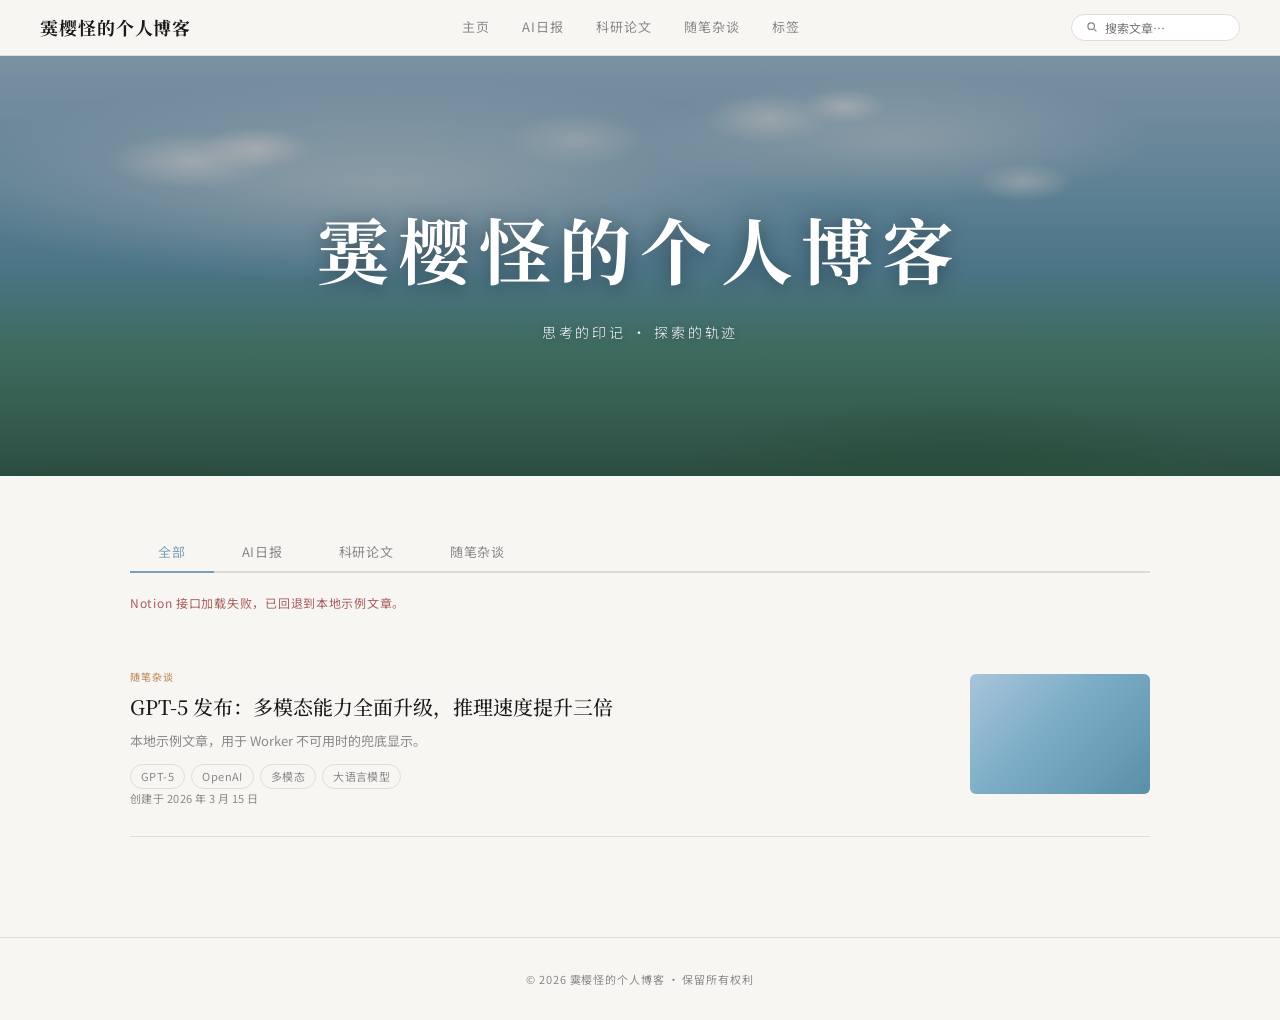
<file: index.html>
<!DOCTYPE html>
<html lang="zh-CN">
  <head>
    <meta charset="UTF-8" />
    <meta name="viewport" content="width=device-width, initial-scale=1.0" />
    <title>霙樱怪的个人博客</title>
    <link rel="preconnect" href="https://fonts.googleapis.com" />
    <link rel="preconnect" href="https://fonts.gstatic.com" crossorigin />
    <link
      href="https://fonts.googleapis.com/css2?family=Noto+Serif+SC:wght@300;400;500;700&family=Noto+Sans+SC:wght@300;400;500&family=Playfair+Display:ital,wght@0,700;1,400&display=swap"
      rel="stylesheet"
    />
    <link rel="stylesheet" href="./styles.css" />
  </head>
  <body data-page="home">
    <nav>
      <a class="nav-logo" href="#" data-nav-home>霙樱怪的个人博客</a>
      <div class="nav-links">
        <a href="#" data-nav-link="all">主页</a>
        <a href="#" data-nav-link="ai">AI日报</a>
        <a href="#" data-nav-link="paper">科研论文</a>
        <a href="#" data-nav-link="essay">随笔杂谈</a>
        <a href="./tags.html">标签</a>
      </div>
      <form class="nav-search" data-search-form>
        <svg viewBox="0 0 20 20" fill="none" stroke="currentColor" stroke-width="2">
          <circle cx="8" cy="8" r="5"></circle>
          <path d="M13 13l3 3"></path>
        </svg>
        <input type="text" placeholder="搜索文章…" data-search-input />
      </form>
    </nav>

    <div id="page-home" class="page active">
      <div class="hero">
        <div class="hero-art"></div>
        <div class="hero-overlay"></div>
        <div class="hero-content">
          <div class="hero-title">霙樱怪的个人博客</div>
          <div class="hero-subtitle">思考的印记 · 探索的轨迹</div>
        </div>
      </div>

      <main class="main">
        <div class="category-tabs">
          <button class="tab-btn active" data-tab-btn="all">全部</button>
          <button class="tab-btn" data-tab-btn="ai">AI日报</button>
          <button class="tab-btn" data-tab-btn="paper">科研论文</button>
          <button class="tab-btn" data-tab-btn="essay">随笔杂谈</button>
        </div>

        <div class="status-bar" data-status></div>
        <div class="post-list" id="post-list"></div>
      </main>
    </div>

    <footer class="footer">© 2026 霙樱怪的个人博客 · 保留所有权利</footer>

    <script src="./site.config.js"></script>
    <script src="./app.js"></script>
  </body>
</html>
</file>
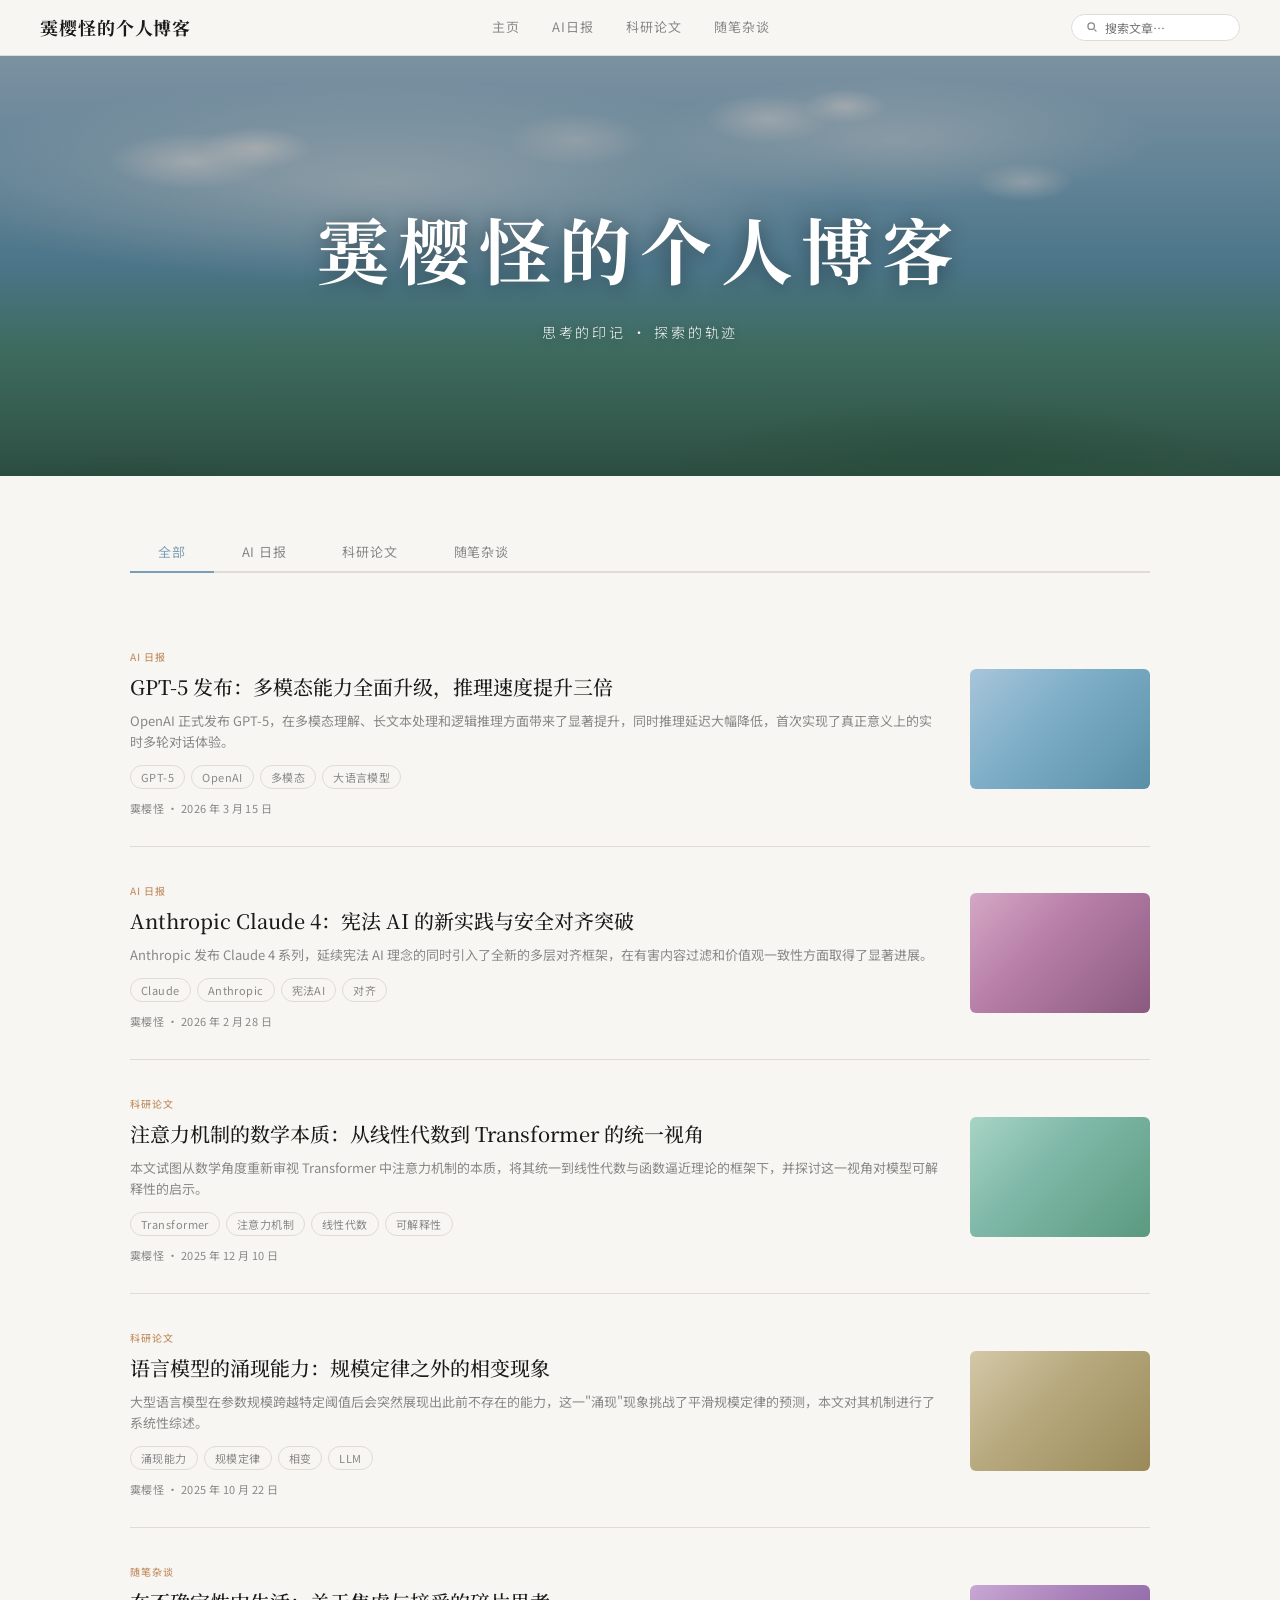
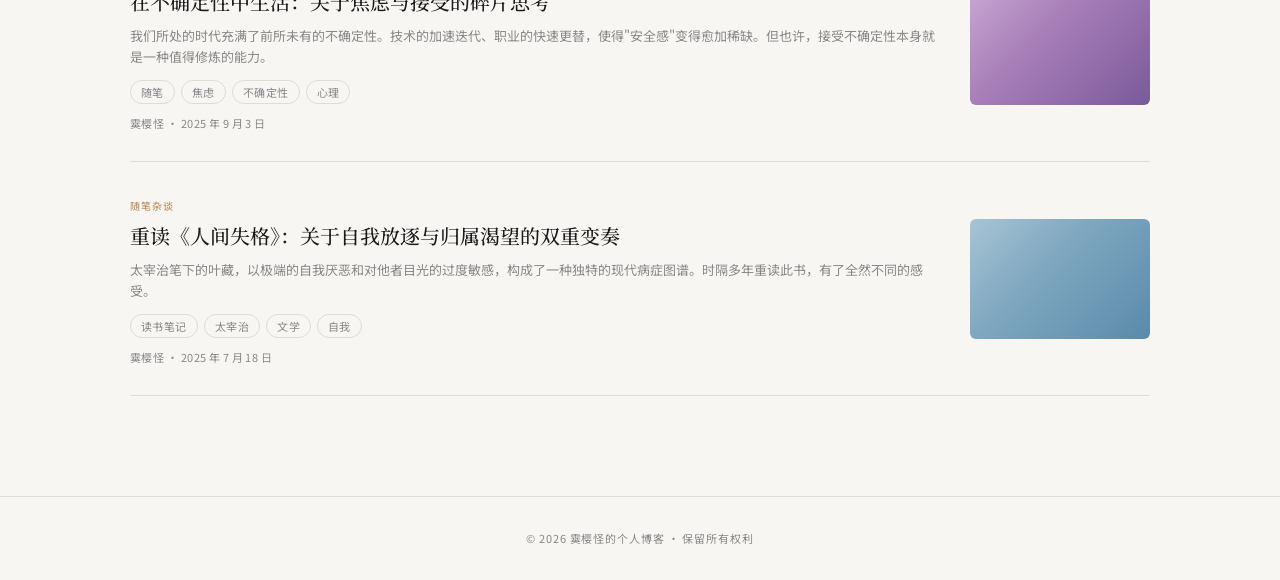
<file: blog.html>
<!DOCTYPE html>
<html lang="zh-CN">
<head>
<meta charset="UTF-8">
<meta name="viewport" content="width=device-width, initial-scale=1.0">
<title>霙樱怪的个人博客</title>
<link rel="preconnect" href="https://fonts.googleapis.com">
<link href="https://fonts.googleapis.com/css2?family=Noto+Serif+SC:wght@300;400;500;700&family=Noto+Sans+SC:wght@300;400;500&family=Playfair+Display:ital,wght@0,700;1,400&display=swap" rel="stylesheet">
<style>
  :root {
    --bg: #f8f6f2;
    --text: #1a1a1a;
    --text-muted: #888;
    --accent: #7a9eb5;
    --accent-warm: #c4956a;
    --accent-soft: #a8c4b8;
    --border: #e0dbd3;
    --card-bg: #ffffff;
    --hero-overlay: rgba(10,20,30,0.35);
    --nav-bg: rgba(248,246,242,0.92);
  }

  * { margin: 0; padding: 0; box-sizing: border-box; }

  body {
    font-family: 'Noto Sans SC', sans-serif;
    background: var(--bg);
    color: var(--text);
    line-height: 1.7;
  }

  /* ─── NAV ─── */
  nav {
    position: fixed; top: 0; left: 0; right: 0; z-index: 100;
    background: var(--nav-bg);
    backdrop-filter: blur(12px);
    border-bottom: 1px solid var(--border);
    display: flex; align-items: center; justify-content: space-between;
    padding: 0 40px; height: 56px;
  }
  .nav-logo {
    font-family: 'Noto Serif SC', serif;
    font-size: 18px; font-weight: 700;
    color: var(--text); text-decoration: none;
    letter-spacing: 0.05em;
  }
  .nav-links { display: flex; gap: 32px; }
  .nav-links a {
    font-size: 13px; color: var(--text-muted);
    text-decoration: none; letter-spacing: 0.08em;
    transition: color 0.2s;
  }
  .nav-links a:hover { color: var(--accent); }
  .nav-search {
    display: flex; align-items: center;
    border: 1px solid var(--border); border-radius: 20px;
    padding: 4px 14px; gap: 6px; background: white;
  }
  .nav-search input {
    border: none; outline: none; background: transparent;
    font-size: 12px; width: 120px; font-family: inherit;
    color: var(--text);
  }
  .nav-search svg { width: 13px; height: 13px; color: var(--text-muted); flex-shrink: 0; }

  /* ─── HERO ─── */
  .hero {
    position: relative; height: 420px; overflow: hidden;
    margin-top: 56px;
  }
  .hero-bg {
    width: 100%; height: 100%; object-fit: cover;
    background: linear-gradient(135deg, #a8c5da 0%, #7fafc8 20%, #5d9ab5 40%, #8bb8a8 60%, #6ea891 80%, #4a8a70 100%);
    display: flex; align-items: flex-end; justify-content: center;
  }
  /* Anime-style illustrated sky using CSS */
  .hero-art {
    position: absolute; inset: 0;
    background:
      radial-gradient(ellipse 60% 40% at 30% 30%, rgba(255,255,255,0.6) 0%, transparent 60%),
      radial-gradient(ellipse 40% 30% at 70% 20%, rgba(255,255,255,0.5) 0%, transparent 50%),
      linear-gradient(180deg, #b8d4e8 0%, #8fbdd6 30%, #6fa8c2 50%, #5a9980 70%, #4a7d65 90%, #3d6b54 100%);
  }
  /* Clouds */
  .hero-art::before {
    content: '';
    position: absolute; inset: 0;
    background:
      radial-gradient(ellipse 120px 40px at 15% 25%, rgba(255,255,255,0.8) 0%, transparent 70%),
      radial-gradient(ellipse 80px 30px at 20% 22%, rgba(255,255,255,0.9) 0%, transparent 70%),
      radial-gradient(ellipse 90px 35px at 60% 15%, rgba(255,255,255,0.7) 0%, transparent 70%),
      radial-gradient(ellipse 60px 25px at 66% 12%, rgba(255,255,255,0.8) 0%, transparent 70%),
      radial-gradient(ellipse 70px 28px at 80% 30%, rgba(255,255,255,0.6) 0%, transparent 70%),
      radial-gradient(ellipse 100px 38px at 45% 20%, rgba(255,255,255,0.5) 0%, transparent 70%);
  }
  /* Silhouette */
  .hero-art::after {
    content: '';
    position: absolute; bottom: 0; left: 0; right: 0; height: 50%;
    background:
      radial-gradient(ellipse 40% 80% at 75% 110%, #3a6b4a 0%, transparent 60%),
      radial-gradient(ellipse 30% 60% at 85% 120%, #4a7d5a 0%, transparent 60%),
      radial-gradient(ellipse 25% 50% at 10% 120%, #355f40 0%, transparent 55%);
  }
  .hero-overlay {
    position: absolute; inset: 0;
    background: var(--hero-overlay);
  }
  .hero-content {
    position: absolute; inset: 0;
    display: flex; flex-direction: column;
    align-items: center; justify-content: center;
    text-align: center; color: white;
  }
  .hero-title {
    font-family: 'Noto Serif SC', serif;
    font-size: clamp(36px, 6vw, 72px);
    font-weight: 700; letter-spacing: 0.12em;
    text-shadow: 0 2px 20px rgba(0,0,0,0.4);
    animation: fadeUp 0.8s ease both;
  }
  .hero-subtitle {
    margin-top: 12px;
    font-size: 14px; font-weight: 300;
    letter-spacing: 0.2em; opacity: 0.85;
    text-shadow: 0 1px 10px rgba(0,0,0,0.3);
    animation: fadeUp 0.8s 0.15s ease both;
  }
  @keyframes fadeUp {
    from { opacity: 0; transform: translateY(16px); }
    to { opacity: 1; transform: translateY(0); }
  }

  /* ─── MAIN LAYOUT ─── */
  .main { max-width: 1100px; margin: 0 auto; padding: 56px 40px 100px; }

  /* ─── CATEGORY TABS ─── */
  .category-tabs {
    display: flex; gap: 0; margin-bottom: 40px;
    border-bottom: 2px solid var(--border);
  }
  .tab-btn {
    padding: 10px 28px; font-size: 13px; font-family: inherit;
    background: none; border: none; cursor: pointer;
    color: var(--text-muted); letter-spacing: 0.06em;
    position: relative; transition: color 0.2s;
  }
  .tab-btn::after {
    content: ''; position: absolute;
    bottom: -2px; left: 0; right: 0; height: 2px;
    background: var(--accent); transform: scaleX(0);
    transition: transform 0.25s ease;
  }
  .tab-btn.active { color: var(--accent); }
  .tab-btn.active::after { transform: scaleX(1); }
  .tab-btn:hover { color: var(--text); }

  /* ─── POST LIST ─── */
  .post-list { display: flex; flex-direction: column; gap: 0; }
  .post-item {
    display: flex; align-items: center; gap: 32px;
    padding: 28px 0; border-bottom: 1px solid var(--border);
    text-decoration: none; color: inherit;
    transition: background 0.2s;
    cursor: pointer;
    animation: fadeIn 0.5s ease both;
  }
  .post-item:hover .post-title { color: var(--accent); }
  .post-item:hover .post-cover { transform: scale(1.03); }
  @keyframes fadeIn {
    from { opacity: 0; transform: translateY(10px); }
    to { opacity: 1; transform: translateY(0); }
  }
  .post-info { flex: 1; min-width: 0; }
  .post-category-tag {
    display: inline-block;
    font-size: 10px; letter-spacing: 0.1em;
    color: var(--accent-warm); font-weight: 500;
    margin-bottom: 8px;
    text-transform: uppercase;
  }
  .post-title {
    font-family: 'Noto Serif SC', serif;
    font-size: 20px; font-weight: 500;
    line-height: 1.4; margin-bottom: 10px;
    transition: color 0.2s;
  }
  .post-excerpt {
    font-size: 13px; color: var(--text-muted);
    line-height: 1.6; margin-bottom: 12px;
    display: -webkit-box; -webkit-line-clamp: 2;
    -webkit-box-orient: vertical; overflow: hidden;
  }
  .post-tags { display: flex; flex-wrap: wrap; gap: 6px; margin-bottom: 10px; }
  .post-tag {
    font-size: 11px; padding: 2px 10px;
    border: 1px solid var(--border);
    border-radius: 20px; color: var(--text-muted);
    letter-spacing: 0.04em;
  }
  .post-meta { font-size: 11px; color: var(--text-muted); letter-spacing: 0.04em; }
  .post-cover-wrap {
    width: 180px; height: 120px; flex-shrink: 0;
    border-radius: 6px; overflow: hidden;
    background: var(--border);
  }
  .post-cover {
    width: 100%; height: 100%;
    object-fit: cover; display: block;
    transition: transform 0.4s ease;
  }
  /* Placeholder covers using gradients */
  .cover-1 { background: linear-gradient(135deg, #a8c5da, #7fafc8 40%, #5a8fa8); }
  .cover-2 { background: linear-gradient(135deg, #d4a8c5, #b87fa8 40%, #8a5a7f); }
  .cover-3 { background: linear-gradient(135deg, #a8d4c5, #7fb8a8 40%, #5a9a80); }
  .cover-4 { background: linear-gradient(135deg, #d4c8a8, #b8aa7f 40%, #9a8a5a); }
  .cover-5 { background: linear-gradient(135deg, #c8a8d4, #a87fb8 40%, #7a5a9a); }
  .cover-6 { background: linear-gradient(135deg, #a8c4d4, #7fa8c0 40%, #5a8aaa); }

  /* ─── ARTICLE PAGE ─── */
  .article-page { display: none; }

  .article-hero {
    position: relative; height: 500px; overflow: hidden;
    margin-top: 56px;
  }
  .article-hero-art {
    position: absolute; inset: 0;
    background: linear-gradient(180deg, #9ac3db 0%, #6fa8c0 35%, #5a9980 60%, #4a7d65 85%, #3d6b54 100%);
  }
  .article-hero-art::before {
    content: '';
    position: absolute; inset: 0;
    background:
      radial-gradient(ellipse 150px 50px at 10% 30%, rgba(255,255,255,0.75) 0%, transparent 70%),
      radial-gradient(ellipse 100px 38px at 16% 26%, rgba(255,255,255,0.85) 0%, transparent 70%),
      radial-gradient(ellipse 80px 32px at 55% 18%, rgba(255,255,255,0.65) 0%, transparent 70%),
      radial-gradient(ellipse 120px 45px at 70% 12%, rgba(255,255,255,0.7) 0%, transparent 70%),
      radial-gradient(ellipse 60px 25px at 85% 28%, rgba(255,255,255,0.6) 0%, transparent 70%);
  }
  .article-hero-art::after {
    content: '';
    position: absolute; bottom: 0; left: 0; right: 0; height: 55%;
    background:
      radial-gradient(ellipse 35% 70% at 72% 115%, #3a6b4a 0%, transparent 55%),
      radial-gradient(ellipse 28% 55% at 88% 120%, #4a7d5a 0%, transparent 55%),
      radial-gradient(ellipse 22% 45% at 8% 120%, #355f40 0%, transparent 50%);
  }
  .article-hero-overlay {
    position: absolute; inset: 0;
    background: linear-gradient(to bottom, rgba(10,20,30,0.2) 0%, rgba(10,20,30,0.55) 100%);
  }
  .article-hero-content {
    position: absolute; inset: 0;
    display: flex; flex-direction: column;
    align-items: flex-start; justify-content: flex-end;
    padding: 48px 80px 56px;
    color: white; max-width: 900px;
  }
  .article-hero-tags { display: flex; gap: 8px; margin-bottom: 20px; flex-wrap: wrap; }
  .article-hero-tag {
    font-size: 11px; padding: 3px 12px;
    border: 1px solid rgba(255,255,255,0.6);
    border-radius: 20px; letter-spacing: 0.06em;
    backdrop-filter: blur(4px);
    background: rgba(255,255,255,0.1);
  }
  .article-hero-title {
    font-family: 'Noto Serif SC', serif;
    font-size: clamp(24px, 4vw, 40px);
    font-weight: 700; line-height: 1.3;
    text-shadow: 0 2px 20px rgba(0,0,0,0.4);
    margin-bottom: 14px;
  }
  .article-hero-subtitle {
    font-size: 14px; font-weight: 300;
    opacity: 0.8; letter-spacing: 0.04em;
    text-shadow: 0 1px 10px rgba(0,0,0,0.3);
    margin-bottom: 16px;
  }
  .article-hero-meta {
    font-size: 12px; opacity: 0.7;
    letter-spacing: 0.06em; display: flex; align-items: center; gap: 6px;
  }

  /* ─── ARTICLE BODY ─── */
  .article-body {
    max-width: 1100px; margin: 0 auto;
    padding: 56px 40px 100px;
    display: grid;
    grid-template-columns: 1fr 240px;
    gap: 64px; align-items: start;
  }
  .article-content { min-width: 0; }
  .article-ai-note {
    text-align: center; font-size: 12px;
    color: var(--text-muted); letter-spacing: 0.06em;
    margin-bottom: 40px; padding-bottom: 24px;
    border-bottom: 1px solid var(--border);
  }
  .article-section-title {
    font-family: 'Noto Serif SC', serif;
    font-size: 22px; font-weight: 500;
    margin: 40px 0 16px;
    display: flex; align-items: center; gap: 12px;
  }
  .article-section-title .num {
    font-size: 13px; color: var(--accent); letter-spacing: 0.08em;
  }
  .article-p {
    font-size: 15px; line-height: 1.9;
    color: #2a2a2a; margin-bottom: 18px;
    text-align: justify;
  }
  .article-blockquote {
    margin: 24px 0; padding: 16px 24px;
    border-left: 3px solid var(--accent);
    background: rgba(122,158,181,0.06);
    font-style: italic; font-size: 14px;
    color: var(--text-muted); line-height: 1.8;
  }

  /* ─── SIDEBAR / CATALOG ─── */
  .article-sidebar { position: sticky; top: 80px; }
  .catalog-title {
    font-size: 11px; letter-spacing: 0.15em; color: var(--text-muted);
    text-transform: uppercase; margin-bottom: 16px;
    padding-bottom: 8px; border-bottom: 1px solid var(--border);
  }
  .catalog-list { list-style: none; }
  .catalog-item {
    font-size: 12px; color: var(--text-muted);
    padding: 5px 0; cursor: pointer;
    border-left: 2px solid transparent;
    padding-left: 10px;
    transition: all 0.2s; letter-spacing: 0.03em;
    white-space: nowrap; overflow: hidden; text-overflow: ellipsis;
  }
  .catalog-item:hover, .catalog-item.active {
    color: var(--accent);
    border-left-color: var(--accent);
  }
  .catalog-item.sub { padding-left: 22px; font-size: 11px; }

  /* ─── BACK BUTTON ─── */
  .back-btn {
    display: inline-flex; align-items: center; gap: 6px;
    font-size: 12px; color: var(--text-muted);
    background: none; border: none; cursor: pointer;
    font-family: inherit; letter-spacing: 0.06em;
    padding: 8px 0; margin-bottom: 8px;
    transition: color 0.2s;
  }
  .back-btn:hover { color: var(--accent); }

  /* ─── HIDDEN PAGES ─── */
  .page { display: none; }
  .page.active { display: block; }

  /* ─── FOOTER ─── */
  .footer {
    text-align: center; padding: 32px;
    font-size: 11px; color: var(--text-muted);
    letter-spacing: 0.08em;
    border-top: 1px solid var(--border);
  }
</style>
</head>
<body>

<!-- ─── NAV ─── -->
<nav>
  <a class="nav-logo" href="#" onclick="showPage('home')">霙樱怪的个人博客</a>
  <div class="nav-links">
    <a href="#" onclick="showPage('home');filterTab('all')">主页</a>
    <a href="#" onclick="showPage('home');filterTab('ai')">AI日报</a>
    <a href="#" onclick="showPage('home');filterTab('paper')">科研论文</a>
    <a href="#" onclick="showPage('home');filterTab('essay')">随笔杂谈</a>
  </div>
  <div class="nav-search">
    <svg viewBox="0 0 20 20" fill="none" stroke="currentColor" stroke-width="2">
      <circle cx="8" cy="8" r="5"/><path d="M13 13l3 3"/>
    </svg>
    <input type="text" placeholder="搜索文章…">
  </div>
</nav>

<!-- ═══════════════════════════════════════ HOME PAGE ═══════════════════════════════════════ -->
<div id="page-home" class="page active">

  <div class="hero">
    <div class="hero-art"></div>
    <div class="hero-overlay"></div>
    <div class="hero-content">
      <div class="hero-title">霙樱怪的个人博客</div>
      <div class="hero-subtitle">思考的印记 · 探索的轨迹</div>
    </div>
  </div>

  <div class="main">
    <div class="category-tabs">
      <button class="tab-btn active" onclick="filterTab('all')">全部</button>
      <button class="tab-btn" onclick="filterTab('ai')">AI 日报</button>
      <button class="tab-btn" onclick="filterTab('paper')">科研论文</button>
      <button class="tab-btn" onclick="filterTab('essay')">随笔杂谈</button>
    </div>

    <div class="post-list" id="post-list"></div>
  </div>

</div>

<!-- ═══════════════════════════════════════ ARTICLE PAGE ═══════════════════════════════════════ -->
<div id="page-article" class="page">

  <div class="article-hero">
    <div class="article-hero-art"></div>
    <div class="article-hero-overlay"></div>
    <div class="article-hero-content" id="article-hero-content">
      <!-- populated by JS -->
    </div>
  </div>

  <div class="article-body">
    <div class="article-content" id="article-content">
      <!-- populated by JS -->
    </div>
    <aside class="article-sidebar">
      <div class="catalog-title">— CATALOG</div>
      <ul class="catalog-list" id="catalog-list"></ul>
    </aside>
  </div>

</div>

<footer class="footer">© 2026 霙樱怪的个人博客 · 保留所有权利</footer>

<script>
// ─── DATA ───
const posts = [
  {
    id: 1, cat: 'ai',
    catLabel: 'AI 日报',
    title: 'GPT-5 发布：多模态能力全面升级，推理速度提升三倍',
    excerpt: 'OpenAI 正式发布 GPT-5，在多模态理解、长文本处理和逻辑推理方面带来了显著提升，同时推理延迟大幅降低，首次实现了真正意义上的实时多轮对话体验。',
    tags: ['GPT-5', 'OpenAI', '多模态', '大语言模型'],
    date: '2026 年 3 月 15 日',
    author: '霙樱怪',
    cover: 'cover-1',
    sections: [
      { title: '一、发布背景', sub: [] },
      { title: '二、核心能力更新', sub: ['多模态理解', '长文本处理', '推理速度'] },
      { title: '三、行业影响分析', sub: [] },
      { title: '四、竞品对比', sub: [] },
      { title: '五、结语与展望', sub: [] },
    ],
    content: [
      { type: 'section', text: '一、发布背景' },
      { type: 'p', text: '2026年3月，OpenAI 在旧金山举行的开发者大会上正式发布了备受期待的 GPT-5 模型。与前代相比，GPT-5 不仅在参数规模上实现了飞跃，更重要的是在训练方式和架构设计上进行了根本性的革新。' },
      { type: 'p', text: '本次发布距离 GPT-4 已过去近三年，OpenAI 在这期间积累了大量的用户反馈与研究成果，使得 GPT-5 在实际应用场景中的表现远超以往任何版本。' },
      { type: 'section', text: '二、核心能力更新' },
      { type: 'p', text: '在多模态理解方面，GPT-5 引入了全新的视觉-语言对齐机制，能够理解包括图像、视频帧、音频转录在内的多种媒体类型。在标准测试集上，其视觉问答准确率较 GPT-4V 提升了约 23 个百分点。' },
      { type: 'quote', text: '「GPT-5 代表了我们在通向通用人工智能道路上的重要里程碑，但我们仍处于旅程的早期阶段。」— Sam Altman' },
      { type: 'p', text: '推理速度方面，得益于全新的 MoE（混合专家）架构和硬件协同优化，GPT-5 的首字节响应时间平均降低至 180ms，较 GPT-4 Turbo 提升约三倍，实现了更接近自然对话的实时交互体验。' },
      { type: 'section', text: '三、行业影响分析' },
      { type: 'p', text: 'GPT-5 的发布在业界引发了广泛讨论。一方面，其强大的代码生成能力使得编程辅助场景进一步成熟；另一方面，在教育、医疗、法律等专业领域，GPT-5 的表现开始触及真正意义上的专家水准，引发了关于职业替代的新一轮讨论。' },
    ]
  },
  {
    id: 2, cat: 'ai',
    catLabel: 'AI 日报',
    title: 'Anthropic Claude 4：宪法 AI 的新实践与安全对齐突破',
    excerpt: 'Anthropic 发布 Claude 4 系列，延续宪法 AI 理念的同时引入了全新的多层对齐框架，在有害内容过滤和价值观一致性方面取得了显著进展。',
    tags: ['Claude', 'Anthropic', '宪法AI', '对齐'],
    date: '2026 年 2 月 28 日',
    author: '霙樱怪',
    cover: 'cover-2',
    sections: [
      { title: '一、引言', sub: [] },
      { title: '二、宪法 AI 框架进化', sub: [] },
      { title: '三、安全测试结果', sub: [] },
      { title: '四、能力边界', sub: [] },
    ],
    content: [
      { type: 'section', text: '一、引言' },
      { type: 'p', text: 'Anthropic 作为 AI 安全领域最具影响力的研究机构之一，其 Claude 系列模型一直以安全性和可靠性著称。Claude 4 的发布标志着宪法 AI 方法论的重要演进。' },
      { type: 'p', text: '本文将从技术角度分析 Claude 4 在对齐研究上的新突破，以及这些进步对整个大语言模型安全领域的意义。' },
    ]
  },
  {
    id: 3, cat: 'paper',
    catLabel: '科研论文',
    title: '注意力机制的数学本质：从线性代数到 Transformer 的统一视角',
    excerpt: '本文试图从数学角度重新审视 Transformer 中注意力机制的本质，将其统一到线性代数与函数逼近理论的框架下，并探讨这一视角对模型可解释性的启示。',
    tags: ['Transformer', '注意力机制', '线性代数', '可解释性'],
    date: '2025 年 12 月 10 日',
    author: '霙樱怪',
    cover: 'cover-3',
    sections: [
      { title: '一、问题的提出', sub: [] },
      { title: '二、注意力的矩阵表示', sub: ['Query-Key 内积', 'Softmax 归一化'] },
      { title: '三、低秩分解视角', sub: [] },
      { title: '四、与核方法的联系', sub: [] },
      { title: '五、讨论与结语', sub: [] },
    ],
    content: [
      { type: 'section', text: '一、问题的提出' },
      { type: 'p', text: '自 Vaswani 等人于 2017 年提出 Transformer 架构以来，注意力机制已成为现代深度学习的核心组件。然而，尽管其工程上的成功毋庸置疑，我们对其数学本质的理解却仍然相对模糊。' },
      { type: 'p', text: '本文试图提供一个统一的数学框架，将自注意力机制理解为一种特殊的核函数逼近方法，并从这一视角出发分析其在不同任务上的行为特性。' },
      { type: 'section', text: '二、注意力的矩阵表示' },
      { type: 'p', text: '给定输入序列 X ∈ ℝⁿˣᵈ，标准的缩放点积注意力可以表示为：Attn(Q,K,V) = softmax(QKᵀ/√d)V。从线性代数角度看，这本质上是一种以 softmax 为激活函数的双线性映射。' },
      { type: 'quote', text: '注意力矩阵 A = softmax(QKᵀ/√d) 可以被理解为一种软性的排列矩阵，它在保持可微性的同时近似了离散的信息路由过程。' },
    ]
  },
  {
    id: 4, cat: 'paper',
    catLabel: '科研论文',
    title: '语言模型的涌现能力：规模定律之外的相变现象',
    excerpt: '大型语言模型在参数规模跨越特定阈值后会突然展现出此前不存在的能力，这一"涌现"现象挑战了平滑规模定律的预测，本文对其机制进行了系统性综述。',
    tags: ['涌现能力', '规模定律', '相变', 'LLM'],
    date: '2025 年 10 月 22 日',
    author: '霙樱怪',
    cover: 'cover-4',
    sections: [
      { title: '一、涌现的定义与测量', sub: [] },
      { title: '二、典型涌现能力案例', sub: [] },
      { title: '三、机制假说', sub: [] },
      { title: '四、批评与反驳', sub: [] },
    ],
    content: [
      { type: 'section', text: '一、涌现的定义与测量' },
      { type: 'p', text: '涌现能力（emergent abilities）这一概念由 Wei 等人于 2022 年正式提出，用以描述那些在小规模模型中几乎不存在、但在模型规模超过某一临界值后突然出现的能力。' },
    ]
  },
  {
    id: 5, cat: 'essay',
    catLabel: '随笔杂谈',
    title: '在不确定性中生活：关于焦虑与接受的碎片思考',
    excerpt: '我们所处的时代充满了前所未有的不确定性。技术的加速迭代、职业的快速更替，使得"安全感"变得愈加稀缺。但也许，接受不确定性本身就是一种值得修炼的能力。',
    tags: ['随笔', '焦虑', '不确定性', '心理'],
    date: '2025 年 9 月 3 日',
    author: '霙樱怪',
    cover: 'cover-5',
    sections: [
      { title: '一、时代的底色', sub: [] },
      { title: '二、焦虑的来源', sub: [] },
      { title: '三、接受的艺术', sub: [] },
      { title: '四、小结', sub: [] },
    ],
    content: [
      { type: 'section', text: '一、时代的底色' },
      { type: 'p', text: '坐在屏幕前的我，很难不感受到一种弥漫性的焦虑——不是来自某一件具体的事，而是来自这个时代本身的质地。技术在以超乎以往的速度迭代，昨天还被视为"铁饭碗"的职业，今天可能已经站在了被替代的边缘。' },
      { type: 'p', text: '我记得小时候，大人们的人生规划可以用"稳定"来概括：进一家好单位，踏踏实实干到退休。那个时代的不确定性当然也存在，但它更像是可以被规避的风险，而非无处不在的背景噪声。' },
      { type: 'section', text: '二、焦虑的来源' },
      { type: 'p', text: '心理学家 Rollo May 在《焦虑的意义》中写道，焦虑本质上是一种面对"威胁到存在核心价值"的威胁时产生的反应。在这个定义下，我们这一代人的焦虑有着非常具体的来源：我们不确定自己是否能找到一个足够稳定的意义系统来支撑漫长的人生。' },
      { type: 'quote', text: '焦虑不是需要被消除的敌人，而是需要被理解的信使。它告诉你，有什么重要的东西正在被威胁。' },
    ]
  },
  {
    id: 6, cat: 'essay',
    catLabel: '随笔杂谈',
    title: '重读《人间失格》：关于自我放逐与归属渴望的双重变奏',
    excerpt: '太宰治笔下的叶藏，以极端的自我厌恶和对他者目光的过度敏感，构成了一种独特的现代病症图谱。时隔多年重读此书，有了全然不同的感受。',
    tags: ['读书笔记', '太宰治', '文学', '自我'],
    date: '2025 年 7 月 18 日',
    author: '霙樱怪',
    cover: 'cover-6',
    sections: [
      { title: '一、重读的契机', sub: [] },
      { title: '二、叶藏的表演性', sub: [] },
      { title: '三、羞耻与归属', sub: [] },
      { title: '四、当下的共鸣', sub: [] },
    ],
    content: [
      { type: 'section', text: '一、重读的契机' },
      { type: 'p', text: '第一次读《人间失格》是在高三，那时候读完只觉得压抑，不太理解叶藏那种对自我的残酷审判从何而来。这一次重读，距离那个夏天已经过去了将近七年。' },
      { type: 'p', text: '重新打开这本书，是因为最近在思考一个问题：为什么我们有时候会主动选择一种让自己痛苦的身份认同？叶藏的故事，似乎提供了某种极端化的参照。' },
    ]
  }
];

let currentCat = 'all';

function renderPosts(cat) {
  const list = document.getElementById('post-list');
  const filtered = cat === 'all' ? posts : posts.filter(p => p.cat === cat);
  list.innerHTML = filtered.map((p, i) => `
    <div class="post-item" onclick="showArticle(${p.id})" style="animation-delay:${i*0.07}s">
      <div class="post-info">
        <div class="post-category-tag">${p.catLabel}</div>
        <div class="post-title">${p.title}</div>
        <div class="post-excerpt">${p.excerpt}</div>
        <div class="post-tags">${p.tags.map(t=>`<span class="post-tag">${t}</span>`).join('')}</div>
        <div class="post-meta">${p.author} · ${p.date}</div>
      </div>
      <div class="post-cover-wrap">
        <div class="post-cover ${p.cover}"></div>
      </div>
    </div>
  `).join('');
}

function filterTab(cat) {
  currentCat = cat;
  document.querySelectorAll('.tab-btn').forEach(b => b.classList.remove('active'));
  const map = { all: 0, ai: 1, paper: 2, essay: 3 };
  document.querySelectorAll('.tab-btn')[map[cat]]?.classList.add('active');
  renderPosts(cat);
}

function showArticle(id) {
  const post = posts.find(p => p.id === id);
  if (!post) return;

  // Hero
  document.getElementById('article-hero-content').innerHTML = `
    <button class="back-btn" onclick="showPage('home')">
      <svg width="14" height="14" viewBox="0 0 20 20" fill="none" stroke="currentColor" stroke-width="2"><path d="M13 5l-5 5 5 5"/></svg>
      返回首页
    </button>
    <div class="article-hero-tags">${post.tags.map(t=>`<span class="article-hero-tag">${t}</span>`).join('')}</div>
    <div class="article-hero-title">${post.title}</div>
    <div class="article-hero-meta">
      <svg width="12" height="12" viewBox="0 0 20 20" fill="none" stroke="currentColor" stroke-width="2"><path d="M10 2a6 6 0 100 12A6 6 0 0010 2zm0 0v4m0 0l3 2"/></svg>
      原文由 ${post.author} 发布于 ${post.date}
    </div>
  `;

  // Content
  document.getElementById('article-content').innerHTML =
    `<div class="article-ai-note">（本文包含人工智能辅助生成内容）</div>` +
    post.content.map(block => {
      if (block.type === 'section') return `<h2 class="article-section-title"><span class="num">${block.text.split('、')[0]}、</span>${block.text.split('、')[1] || ''}</h2>`;
      if (block.type === 'p') return `<p class="article-p">${block.text}</p>`;
      if (block.type === 'quote') return `<blockquote class="article-blockquote">${block.text}</blockquote>`;
      return '';
    }).join('');

  // Catalog
  document.getElementById('catalog-list').innerHTML = post.sections.map(s => {
    let html = `<li class="catalog-item" onclick="scrollToSection('${s.title}')">${s.title}</li>`;
    s.sub.forEach(sub => { html += `<li class="catalog-item sub">${sub}</li>`; });
    return html;
  }).join('');

  showPage('article');
}

function showPage(name) {
  document.querySelectorAll('.page').forEach(p => p.classList.remove('active'));
  document.getElementById('page-' + name).classList.add('active');
  window.scrollTo({ top: 0, behavior: 'smooth' });
}

function scrollToSection(title) {
  const headings = document.querySelectorAll('.article-section-title');
  for (const h of headings) {
    if (h.textContent.trim().includes(title.replace(/[一二三四五六]、/, ''))) {
      h.scrollIntoView({ behavior: 'smooth', block: 'start' });
      return;
    }
  }
}

// Init
renderPosts('all');
</script>
</body>
</html>
</file>
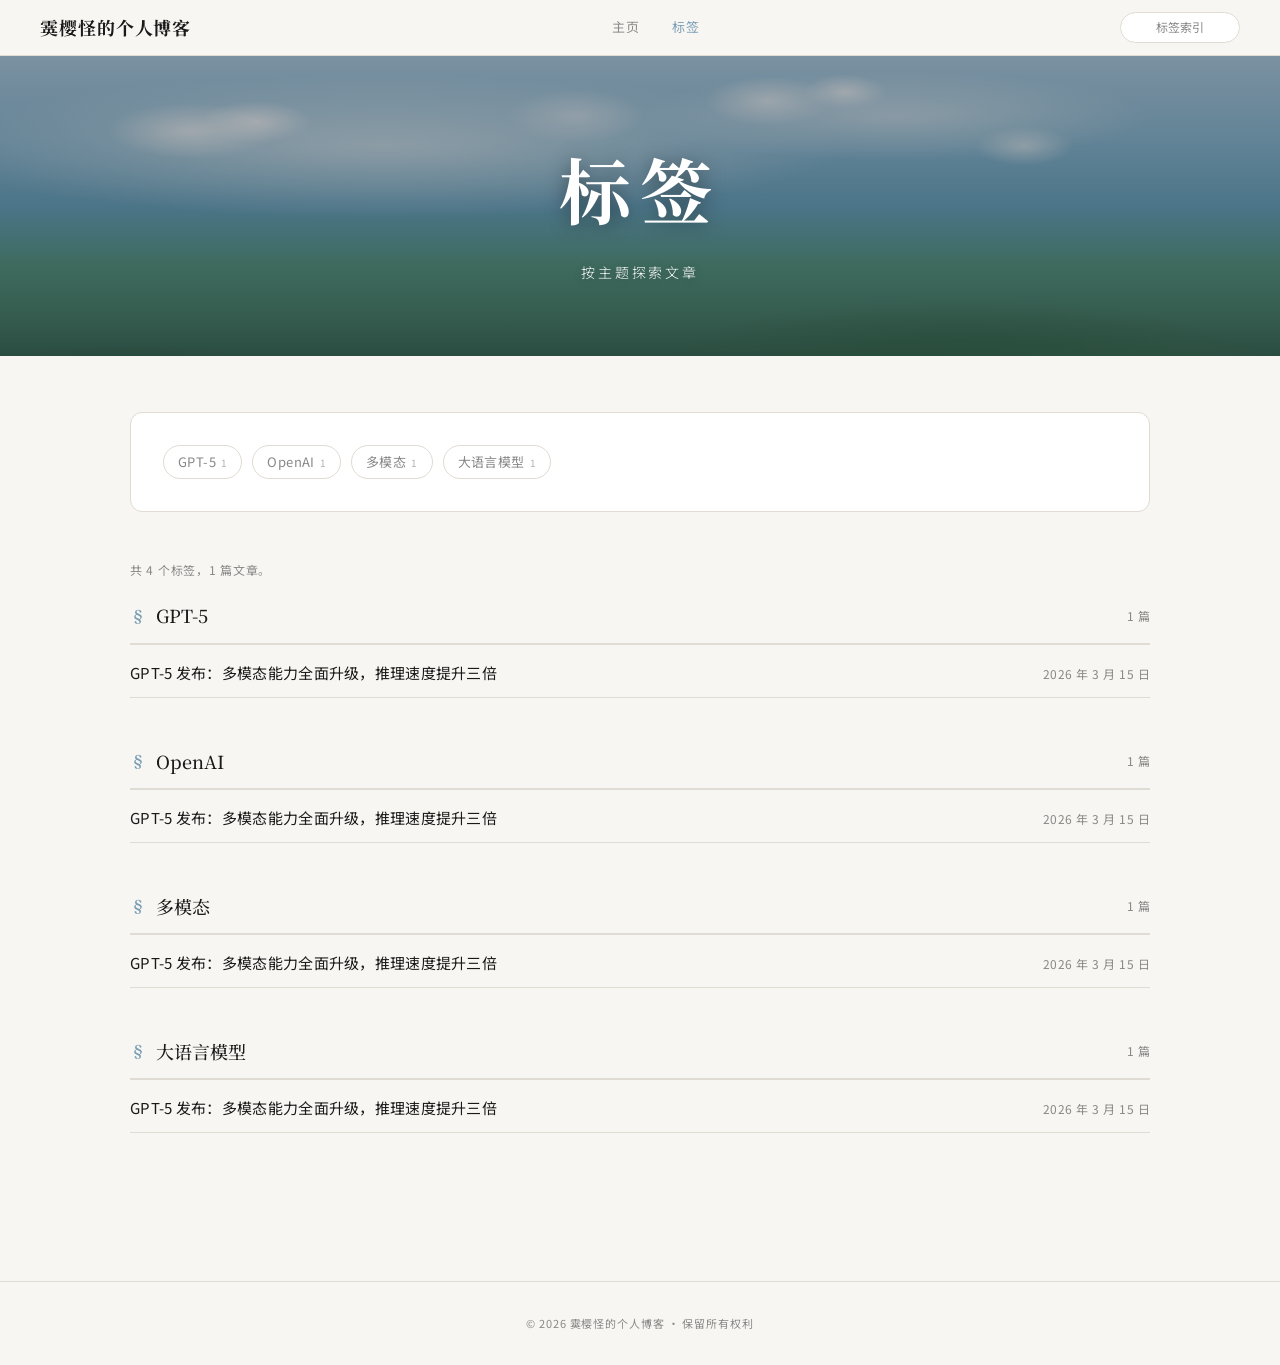
<file: tags.html>
<!DOCTYPE html>
<html lang="zh-CN">
  <head>
    <meta charset="UTF-8" />
    <meta name="viewport" content="width=device-width, initial-scale=1.0" />
    <title>标签 | 霙樱怪的个人博客</title>
    <link rel="preconnect" href="https://fonts.googleapis.com" />
    <link rel="preconnect" href="https://fonts.gstatic.com" crossorigin />
    <link
      href="https://fonts.googleapis.com/css2?family=Noto+Serif+SC:wght@300;400;500;700&family=Noto+Sans+SC:wght@300;400;500&family=Playfair+Display:ital,wght@0,700;1,400&display=swap"
      rel="stylesheet"
    />
    <link rel="stylesheet" href="./styles.css" />
  </head>
  <body data-page="tags">
    <nav>
      <a class="nav-logo" href="./index.html">霙樱怪的个人博客</a>
      <div class="nav-links">
        <a href="./index.html">主页</a>
        <a href="./tags.html" class="nav-active">标签</a>
      </div>
      <div class="nav-search nav-search-static">
        <span>标签索引</span>
      </div>
    </nav>

    <div class="hero tags-hero">
      <div class="hero-art"></div>
      <div class="hero-overlay"></div>
      <div class="hero-content">
        <div class="hero-title">标签</div>
        <div class="hero-subtitle">按主题探索文章</div>
      </div>
    </div>

    <main class="main">
      <div class="tag-cloud" id="tag-cloud"></div>
      <div class="status-bar" data-status></div>
      <div id="tag-sections"></div>
    </main>

    <footer class="footer">© 2026 霙樱怪的个人博客 · 保留所有权利</footer>

    <script src="./site.config.js"></script>
    <script src="./app.js"></script>
  </body>
</html>
</file>
<file: styles.css>
:root {
  --bg: #f8f6f2;
  --text: #1a1a1a;
  --text-muted: #888;
  --accent: #7a9eb5;
  --accent-warm: #c4956a;
  --accent-soft: #a8c4b8;
  --border: #e0dbd3;
  --card-bg: #ffffff;
  --hero-overlay: rgba(10, 20, 30, 0.35);
  --nav-bg: rgba(248, 246, 242, 0.92);
}

* {
  margin: 0;
  padding: 0;
  box-sizing: border-box;
}

body {
  font-family: "Noto Sans SC", sans-serif;
  background: var(--bg);
  color: var(--text);
  line-height: 1.7;
}

nav {
  position: fixed;
  top: 0;
  left: 0;
  right: 0;
  z-index: 100;
  background: var(--nav-bg);
  backdrop-filter: blur(12px);
  border-bottom: 1px solid var(--border);
  display: flex;
  align-items: center;
  justify-content: space-between;
  padding: 0 40px;
  height: 56px;
}

.nav-logo {
  font-family: "Noto Serif SC", serif;
  font-size: 18px;
  font-weight: 700;
  color: var(--text);
  text-decoration: none;
  letter-spacing: 0.05em;
}

.nav-links {
  display: flex;
  gap: 32px;
}

.nav-links a {
  font-size: 13px;
  color: var(--text-muted);
  text-decoration: none;
  letter-spacing: 0.08em;
  transition: color 0.2s;
}

.nav-links a:hover {
  color: var(--accent);
}

.nav-search {
  display: flex;
  align-items: center;
  border: 1px solid var(--border);
  border-radius: 20px;
  padding: 4px 14px;
  gap: 6px;
  background: white;
}

.nav-search input {
  border: none;
  outline: none;
  background: transparent;
  font-size: 12px;
  width: 120px;
  font-family: inherit;
  color: var(--text);
}

.nav-search svg {
  width: 13px;
  height: 13px;
  color: var(--text-muted);
  flex-shrink: 0;
}

.nav-search-static {
  min-width: 120px;
  justify-content: center;
  font-size: 12px;
  color: var(--text-muted);
}

.hero {
  position: relative;
  height: 420px;
  overflow: hidden;
  margin-top: 56px;
}

.hero-art {
  position: absolute;
  inset: 0;
  background:
    radial-gradient(ellipse 60% 40% at 30% 30%, rgba(255, 255, 255, 0.6) 0%, transparent 60%),
    radial-gradient(ellipse 40% 30% at 70% 20%, rgba(255, 255, 255, 0.5) 0%, transparent 50%),
    linear-gradient(180deg, #b8d4e8 0%, #8fbdd6 30%, #6fa8c2 50%, #5a9980 70%, #4a7d65 90%, #3d6b54 100%);
}

.hero-art::before {
  content: "";
  position: absolute;
  inset: 0;
  background:
    radial-gradient(ellipse 120px 40px at 15% 25%, rgba(255, 255, 255, 0.8) 0%, transparent 70%),
    radial-gradient(ellipse 80px 30px at 20% 22%, rgba(255, 255, 255, 0.9) 0%, transparent 70%),
    radial-gradient(ellipse 90px 35px at 60% 15%, rgba(255, 255, 255, 0.7) 0%, transparent 70%),
    radial-gradient(ellipse 60px 25px at 66% 12%, rgba(255, 255, 255, 0.8) 0%, transparent 70%),
    radial-gradient(ellipse 70px 28px at 80% 30%, rgba(255, 255, 255, 0.6) 0%, transparent 70%),
    radial-gradient(ellipse 100px 38px at 45% 20%, rgba(255, 255, 255, 0.5) 0%, transparent 70%);
}

.hero-art::after {
  content: "";
  position: absolute;
  bottom: 0;
  left: 0;
  right: 0;
  height: 50%;
  background:
    radial-gradient(ellipse 40% 80% at 75% 110%, #3a6b4a 0%, transparent 60%),
    radial-gradient(ellipse 30% 60% at 85% 120%, #4a7d5a 0%, transparent 60%),
    radial-gradient(ellipse 25% 50% at 10% 120%, #355f40 0%, transparent 55%);
}

.hero-overlay,
.article-hero-overlay {
  position: absolute;
  inset: 0;
  background: var(--hero-overlay);
}

.hero-content {
  position: absolute;
  inset: 0;
  display: flex;
  flex-direction: column;
  align-items: center;
  justify-content: center;
  text-align: center;
  color: white;
}

.hero-title {
  font-family: "Noto Serif SC", serif;
  font-size: clamp(36px, 6vw, 72px);
  font-weight: 700;
  letter-spacing: 0.12em;
  text-shadow: 0 2px 20px rgba(0, 0, 0, 0.4);
  animation: fadeUp 0.8s ease both;
}

.hero-subtitle {
  margin-top: 12px;
  font-size: 14px;
  font-weight: 300;
  letter-spacing: 0.2em;
  opacity: 0.85;
  text-shadow: 0 1px 10px rgba(0, 0, 0, 0.3);
  animation: fadeUp 0.8s 0.15s ease both;
}

@keyframes fadeUp {
  from {
    opacity: 0;
    transform: translateY(16px);
  }

  to {
    opacity: 1;
    transform: translateY(0);
  }
}

.main {
  max-width: 1100px;
  margin: 0 auto;
  padding: 56px 40px 100px;
}

.category-tabs {
  display: flex;
  gap: 0;
  margin-bottom: 20px;
  border-bottom: 2px solid var(--border);
}

.tab-btn {
  padding: 10px 28px;
  font-size: 13px;
  font-family: inherit;
  background: none;
  border: none;
  cursor: pointer;
  color: var(--text-muted);
  letter-spacing: 0.06em;
  position: relative;
  transition: color 0.2s;
}

.tab-btn::after {
  content: "";
  position: absolute;
  bottom: -2px;
  left: 0;
  right: 0;
  height: 2px;
  background: var(--accent);
  transform: scaleX(0);
  transition: transform 0.25s ease;
}

.tab-btn.active {
  color: var(--accent);
}

.tab-btn.active::after {
  transform: scaleX(1);
}

.tab-btn:hover {
  color: var(--text);
}

.status-bar {
  min-height: 20px;
  margin-bottom: 20px;
  font-size: 12px;
  color: var(--text-muted);
  letter-spacing: 0.06em;
}

.status-bar.error {
  color: #a95d5d;
}

.post-list {
  display: flex;
  flex-direction: column;
  gap: 0;
}

.post-item {
  display: flex;
  align-items: center;
  gap: 32px;
  padding: 28px 0;
  border-bottom: 1px solid var(--border);
  text-decoration: none;
  color: inherit;
  transition: background 0.2s;
  cursor: pointer;
  animation: fadeIn 0.5s ease both;
}

.post-item:hover .post-title {
  color: var(--accent);
}

.post-item:hover .post-cover {
  transform: scale(1.03);
}

@keyframes fadeIn {
  from {
    opacity: 0;
    transform: translateY(10px);
  }

  to {
    opacity: 1;
    transform: translateY(0);
  }
}

.post-info {
  flex: 1;
  min-width: 0;
}

.post-category-tag {
  display: inline-block;
  font-size: 10px;
  letter-spacing: 0.1em;
  color: var(--accent-warm);
  font-weight: 500;
  margin-bottom: 8px;
  text-transform: uppercase;
}

.post-title {
  font-family: "Noto Serif SC", serif;
  font-size: 20px;
  font-weight: 500;
  line-height: 1.4;
  margin-bottom: 10px;
  transition: color 0.2s;
}

.post-excerpt {
  font-size: 13px;
  color: var(--text-muted);
  line-height: 1.6;
  margin-bottom: 12px;
  display: -webkit-box;
  -webkit-line-clamp: 2;
  -webkit-box-orient: vertical;
  overflow: hidden;
}

.post-tags,
.article-hero-tags {
  display: flex;
  flex-wrap: wrap;
  gap: 6px;
}

.post-tag {
  font-size: 11px;
  padding: 2px 10px;
  border: 1px solid var(--border);
  border-radius: 20px;
  color: var(--text-muted);
  letter-spacing: 0.04em;
  cursor: pointer;
  transition: border-color 0.2s, color 0.2s, background 0.2s;
}

.post-tag:hover {
  border-color: var(--accent);
  color: var(--accent);
  background: rgba(122, 158, 181, 0.07);
}

.post-meta {
  font-size: 11px;
  color: var(--text-muted);
  letter-spacing: 0.04em;
}

.post-cover-wrap {
  width: 180px;
  height: 120px;
  flex-shrink: 0;
  border-radius: 6px;
  overflow: hidden;
  background: var(--border);
}

.post-cover {
  width: 100%;
  height: 100%;
  object-fit: cover;
  display: block;
  transition: transform 0.4s ease;
}

.cover-1 {
  background: linear-gradient(135deg, #a8c5da, #7fafc8 40%, #5a8fa8);
}

.cover-2 {
  background: linear-gradient(135deg, #d4a8c5, #b87fa8 40%, #8a5a7f);
}

.cover-3 {
  background: linear-gradient(135deg, #a8d4c5, #7fb8a8 40%, #5a9a80);
}

.cover-4 {
  background: linear-gradient(135deg, #d4c8a8, #b8aa7f 40%, #9a8a5a);
}

.cover-5 {
  background: linear-gradient(135deg, #c8a8d4, #a87fb8 40%, #7a5a9a);
}

.cover-6 {
  background: linear-gradient(135deg, #a8c4d4, #7fa8c0 40%, #5a8aaa);
}

.page {
  display: block;
}

.article-hero {
  position: relative;
  height: 500px;
  overflow: hidden;
  margin-top: 56px;
}

.article-hero-art {
  position: absolute;
  inset: 0;
  background: linear-gradient(180deg, #9ac3db 0%, #6fa8c0 35%, #5a9980 60%, #4a7d65 85%, #3d6b54 100%);
}

/* 有真实封面照片时隐藏 CSS 插画层，只保留照片 */
.article-hero-art.has-photo::before,
.article-hero-art.has-photo::after {
  display: none;
}

.article-hero-art::before {
  content: "";
  position: absolute;
  inset: 0;
  background:
    radial-gradient(ellipse 150px 50px at 10% 30%, rgba(255, 255, 255, 0.75) 0%, transparent 70%),
    radial-gradient(ellipse 100px 38px at 16% 26%, rgba(255, 255, 255, 0.85) 0%, transparent 70%),
    radial-gradient(ellipse 80px 32px at 55% 18%, rgba(255, 255, 255, 0.65) 0%, transparent 70%),
    radial-gradient(ellipse 120px 45px at 70% 12%, rgba(255, 255, 255, 0.7) 0%, transparent 70%),
    radial-gradient(ellipse 60px 25px at 85% 28%, rgba(255, 255, 255, 0.6) 0%, transparent 70%);
}

.article-hero-art::after {
  content: "";
  position: absolute;
  bottom: 0;
  left: 0;
  right: 0;
  height: 55%;
  background:
    radial-gradient(ellipse 35% 70% at 72% 115%, #3a6b4a 0%, transparent 55%),
    radial-gradient(ellipse 28% 55% at 88% 120%, #4a7d5a 0%, transparent 55%),
    radial-gradient(ellipse 22% 45% at 8% 120%, #355f40 0%, transparent 50%);
}

.article-hero-overlay {
  background: linear-gradient(to bottom, rgba(10, 20, 30, 0.2) 0%, rgba(10, 20, 30, 0.55) 100%);
}

.article-hero-content {
  position: absolute;
  inset: 0;
  display: flex;
  flex-direction: column;
  align-items: flex-start;
  justify-content: flex-end;
  padding: 48px 80px 56px;
  color: white;
  max-width: 900px;
}

.article-hero-tag {
  font-size: 11px;
  padding: 3px 12px;
  border: 1px solid rgba(255, 255, 255, 0.6);
  border-radius: 20px;
  letter-spacing: 0.06em;
  backdrop-filter: blur(4px);
  background: rgba(255, 255, 255, 0.1);
  color: inherit;
  text-decoration: none;
  transition: background 0.2s, border-color 0.2s;
}

.article-hero-tag:hover {
  background: rgba(255, 255, 255, 0.25);
  border-color: rgba(255, 255, 255, 0.9);
}

.article-hero-title {
  font-family: "Noto Serif SC", serif;
  font-size: clamp(24px, 4vw, 40px);
  font-weight: 700;
  line-height: 1.3;
  text-shadow: 0 2px 20px rgba(0, 0, 0, 0.4);
  margin-bottom: 14px;
}

.article-hero-subtitle {
  font-size: 14px;
  font-weight: 300;
  opacity: 0.8;
  letter-spacing: 0.04em;
  text-shadow: 0 1px 10px rgba(0, 0, 0, 0.3);
  margin-bottom: 16px;
}

.article-hero-meta {
  font-size: 12px;
  opacity: 0.7;
  letter-spacing: 0.06em;
  display: flex;
  align-items: center;
  gap: 6px;
}

.article-body {
  max-width: 1100px;
  margin: 0 auto;
  padding: 56px 40px 100px;
  display: grid;
  grid-template-columns: 240px 1fr;
  gap: 64px;
  align-items: start;
}

.article-content {
  min-width: 0;
}

/* ── Markdown-rendered elements inside the article body ── */

.article-content h1,
.article-content h2,
.article-content h3,
.article-content h4 {
  font-family: "Noto Serif SC", serif;
  font-weight: 500;
  margin: 40px 0 16px;
  line-height: 1.4;
}

.article-content h1 { font-size: 26px; }
.article-content h2 { font-size: 22px; }
.article-content h3 { font-size: 18px; margin-top: 28px; }
.article-content h4 { font-size: 15px; margin-top: 20px; color: var(--text-muted); }

.article-content p {
  font-size: 15px;
  line-height: 1.9;
  color: #2a2a2a;
  margin-bottom: 18px;
  text-align: justify;
}

.article-content blockquote {
  margin: 24px 0;
  padding: 16px 24px;
  border-left: 3px solid var(--accent);
  background: rgba(122, 158, 181, 0.06);
  font-style: italic;
  font-size: 14px;
  color: var(--text-muted);
  line-height: 1.8;
}

.article-content ul,
.article-content ol {
  padding-left: 1.6em;
  margin-bottom: 18px;
}

.article-content li {
  font-size: 15px;
  line-height: 1.8;
  color: #2a2a2a;
  margin-bottom: 4px;
}

.article-content code {
  font-family: "Menlo", "Monaco", "Consolas", monospace;
  background: rgba(0, 0, 0, 0.06);
  padding: 2px 6px;
  border-radius: 4px;
  font-size: 13px;
}

.article-content pre {
  background: #1e1e2e;
  border-radius: 8px;
  padding: 20px;
  overflow-x: auto;
  margin: 24px 0;
}

.article-content pre code {
  background: none;
  padding: 0;
  color: #cdd6f4;
  font-size: 13px;
  line-height: 1.7;
}

.article-content a {
  color: var(--accent);
  text-decoration: underline;
  text-underline-offset: 2px;
}

.article-content img {
  max-width: 100%;
  border-radius: 8px;
  margin: 16px 0;
  display: block;
}

.article-content hr {
  border: none;
  border-top: 1px solid var(--border);
  margin: 32px 0;
}

.article-content strong { font-weight: 600; }
.article-content em { font-style: italic; }

.article-content table {
  width: 100%;
  border-collapse: collapse;
  font-size: 14px;
  margin-bottom: 24px;
}

.article-content th,
.article-content td {
  padding: 8px 14px;
  border: 1px solid var(--border);
  text-align: left;
}

.article-content th {
  background: rgba(0, 0, 0, 0.03);
  font-weight: 500;
}

/* Legacy class selectors kept for any existing static HTML */

.article-section-title {
  font-family: "Noto Serif SC", serif;
  font-size: 22px;
  font-weight: 500;
  margin: 40px 0 16px;
  display: flex;
  align-items: center;
  gap: 12px;
}

.article-section-title .num {
  font-size: 13px;
  color: var(--accent);
  letter-spacing: 0.08em;
}

.article-p {
  font-size: 15px;
  line-height: 1.9;
  color: #2a2a2a;
  margin-bottom: 18px;
  text-align: justify;
}

.article-blockquote {
  margin: 24px 0;
  padding: 16px 24px;
  border-left: 3px solid var(--accent);
  background: rgba(122, 158, 181, 0.06);
  font-style: italic;
  font-size: 14px;
  color: var(--text-muted);
  line-height: 1.8;
}

.article-sidebar {
  position: sticky;
  top: 80px;
}

.catalog-title {
  font-size: 11px;
  letter-spacing: 0.15em;
  color: var(--text-muted);
  text-transform: uppercase;
  margin-bottom: 16px;
  padding-bottom: 8px;
  border-bottom: 1px solid var(--border);
}

.catalog-list {
  list-style: none;
}

.catalog-item {
  font-size: 12px;
  color: var(--text-muted);
  padding: 5px 0 5px 10px;
  cursor: pointer;
  border-left: 2px solid transparent;
  transition: all 0.2s;
  letter-spacing: 0.03em;
  white-space: nowrap;
  overflow: hidden;
  text-overflow: ellipsis;
}

.catalog-item:hover,
.catalog-item.active {
  color: var(--accent);
  border-left-color: var(--accent);
}

.catalog-item.sub {
  padding-left: 22px;
  font-size: 11px;
}

.back-btn {
  display: inline-flex;
  align-items: center;
  gap: 6px;
  font-size: 12px;
  color: rgba(255, 255, 255, 0.86);
  background: none;
  border: none;
  cursor: pointer;
  font-family: inherit;
  letter-spacing: 0.06em;
  padding: 8px 0;
  margin-bottom: 8px;
  transition: color 0.2s;
  text-decoration: none;
}

.back-btn:hover {
  color: white;
}

.empty-state {
  padding: 24px 0;
  color: var(--text-muted);
  font-size: 13px;
}

.footer {
  text-align: center;
  padding: 32px;
  font-size: 11px;
  color: var(--text-muted);
  letter-spacing: 0.08em;
  border-top: 1px solid var(--border);
}

/* ── Tags page ──────────────────────────────────────────────────────────────────────── */

.tags-hero {
  height: 300px;
}

.nav-active {
  color: var(--accent) !important;
}

.tag-cloud {
  display: flex;
  flex-wrap: wrap;
  gap: 10px;
  padding: 32px;
  margin-bottom: 48px;
  background: var(--card-bg);
  border: 1px solid var(--border);
  border-radius: 12px;
}

.tag-cloud-item {
  display: inline-flex;
  align-items: center;
  gap: 5px;
  padding: 5px 14px;
  border: 1px solid var(--border);
  border-radius: 20px;
  font-size: 13px;
  color: var(--text-muted);
  text-decoration: none;
  background: transparent;
  cursor: pointer;
  transition: border-color 0.2s, color 0.2s, background 0.2s;
  letter-spacing: 0.03em;
}

.tag-cloud-item:hover {
  border-color: var(--accent);
  color: var(--accent);
  background: rgba(122, 158, 181, 0.08);
}

.tag-cloud-item.active {
  border-color: var(--accent);
  background: var(--accent);
  color: white;
}

.tag-cloud-count {
  font-size: 10px;
  opacity: 0.65;
  font-variant-numeric: tabular-nums;
}

.tag-section {
  margin-bottom: 48px;
  scroll-margin-top: 80px;
}

.tag-section-header {
  display: flex;
  align-items: center;
  gap: 10px;
  margin-bottom: 4px;
  padding-bottom: 12px;
  border-bottom: 2px solid var(--border);
}

.tag-section-icon {
  color: var(--accent);
  font-size: 16px;
  font-weight: 700;
  font-family: "Noto Serif SC", serif;
}

.tag-section-name {
  font-family: "Noto Serif SC", serif;
  font-size: 18px;
  font-weight: 500;
  color: var(--text);
}

.tag-section-count {
  font-size: 12px;
  color: var(--text-muted);
  margin-left: auto;
  letter-spacing: 0.04em;
}

.tag-section-list {
  list-style: none;
}

.tag-section-item {
  display: flex;
  align-items: baseline;
  justify-content: space-between;
  gap: 16px;
  padding: 11px 0;
  border-bottom: 1px solid var(--border);
  animation: fadeUp 0.3s ease both;
}

.tag-section-link {
  font-size: 15px;
  color: var(--text);
  text-decoration: none;
  letter-spacing: 0.02em;
  flex: 1;
  transition: color 0.2s;
}

.tag-section-link:hover {
  color: var(--accent);
}

.tag-section-date {
  font-size: 12px;
  color: var(--text-muted);
  white-space: nowrap;
  letter-spacing: 0.04em;
  flex-shrink: 0;
}

@media (max-width: 900px) {
  nav,
  .main,
  .article-body,
  .article-hero-content {
    padding-left: 24px;
    padding-right: 24px;
  }

  .article-body {
    grid-template-columns: 1fr;
    gap: 32px;
  }

  .article-sidebar {
    position: static;
    order: 2;
  }

  .article-content {
    order: 1;
  }

  .post-item {
    gap: 20px;
  }

  .post-cover-wrap {
    width: 140px;
    height: 96px;
  }
}

@media (max-width: 720px) {
  nav {
    padding: 12px 18px;
    height: auto;
    gap: 12px;
    align-items: flex-start;
    flex-direction: column;
  }

  .nav-links {
    gap: 18px;
    flex-wrap: wrap;
  }

  .hero,
  .article-hero {
    margin-top: 102px;
  }

  .category-tabs {
    overflow-x: auto;
  }

  .post-item {
    flex-direction: column;
    align-items: flex-start;
  }

  .post-cover-wrap {
    width: 100%;
    height: 180px;
  }

  .article-hero-content {
    padding-top: 120px;
    padding-bottom: 36px;
  }
}
</file>
